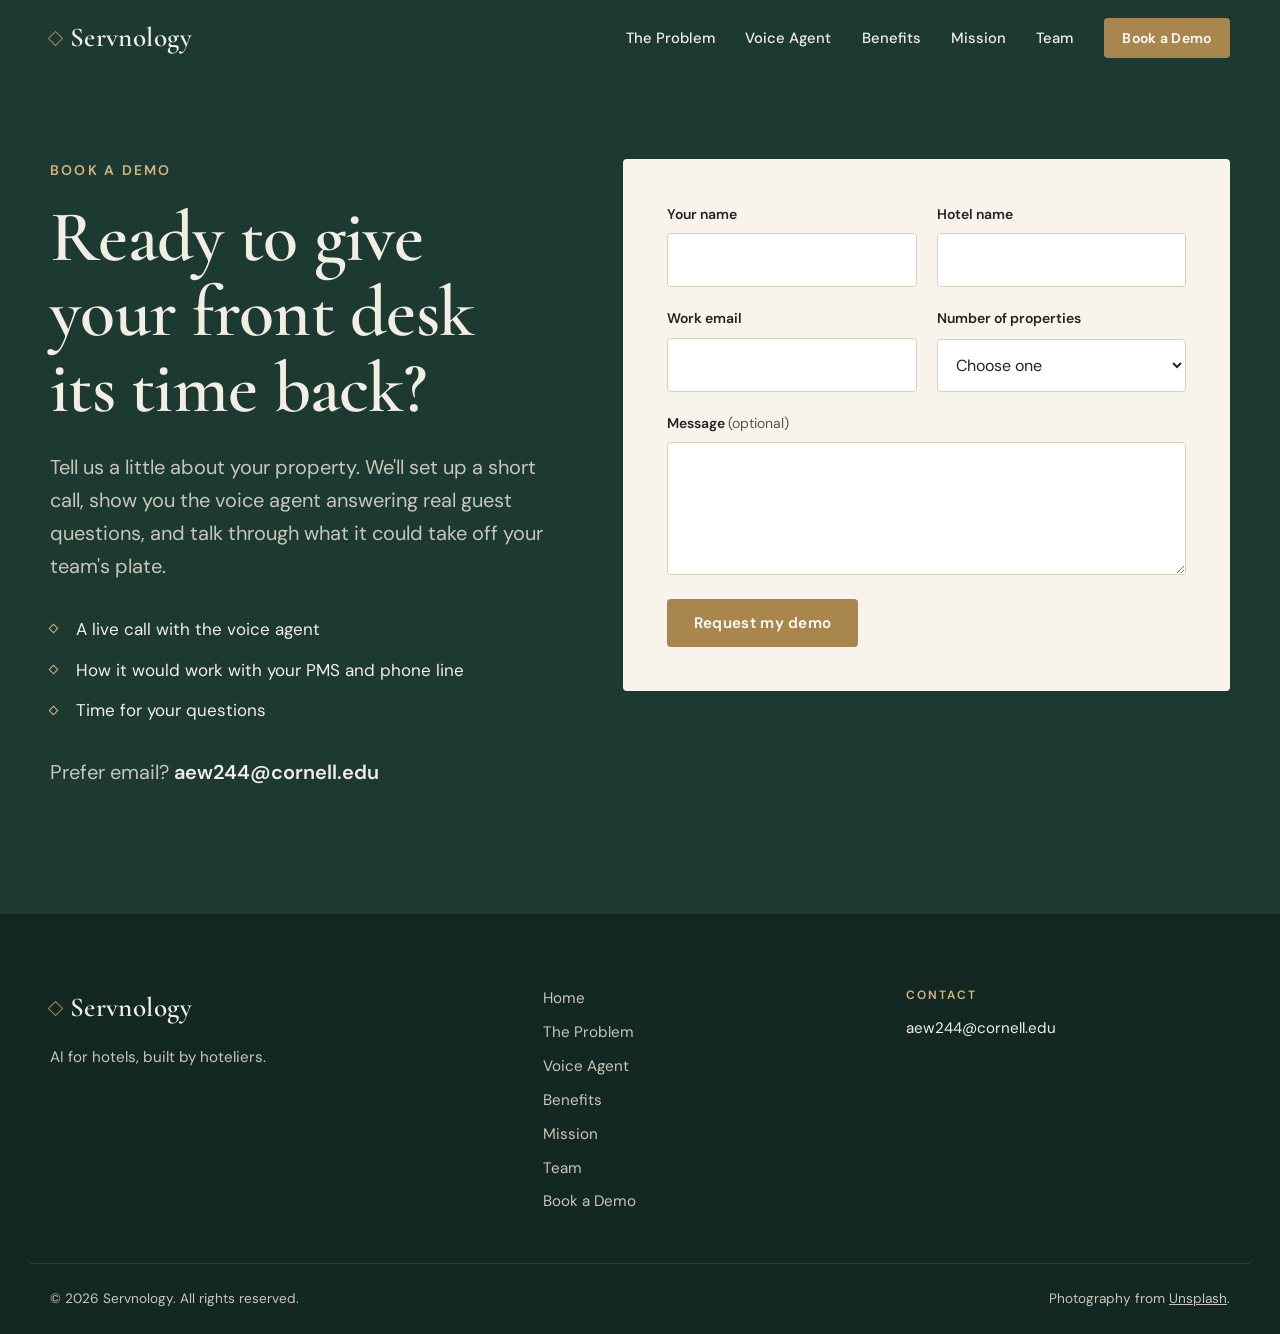
<file: demo.html>
<!doctype html>
<html lang="en">
<head>
  <meta charset="utf-8">
  <meta name="viewport" content="width=device-width, initial-scale=1, viewport-fit=cover">
  <title>Book a Demo · Servnology</title>
  <meta name="description" content="Request a demo of the Servnology AI voice agent for your hotel.">
  <meta property="og:title" content="Book a Demo · Servnology">
  <meta property="og:description" content="Request a demo of the Servnology AI voice agent for your hotel.">
  <meta property="og:type" content="website">
  <link rel="icon" href="assets/favicon.svg" type="image/svg+xml">
  <link rel="preconnect" href="https://fonts.googleapis.com">
  <link rel="preconnect" href="https://fonts.gstatic.com" crossorigin>
  <link rel="stylesheet" href="https://fonts.googleapis.com/css2?family=Cormorant+Garamond:wght@500;600;700&family=DM+Sans:opsz,wght@9..40,400;9..40,500;9..40,600&display=swap">
  <link rel="stylesheet" href="css/styles.css">
</head>
<body>

<!-- ============================================================
     HOW TO EDIT
     - The words on this page live in this file. Find the text and edit it.
     - Photos are <img> tags marked with an "IMAGE:" comment; swap the src URL.
     - The header and footer are repeated on every page. If you change a
       menu link or the email, change it on every .html file.
     - Colors and fonts live at the top of css/styles.css.
     ============================================================ -->

<a class="skip-link" href="#main">Skip to content</a>

<!-- ===================== HEADER ===================== -->
<header class="site-header">
  <div class="wrap header-inner">
    <a class="wordmark" href="index.html" aria-label="Servnology home">
      <span class="wordmark-mark" aria-hidden="true"></span>Servnology
    </a>
    <button class="nav-toggle" type="button" aria-expanded="false" aria-controls="site-nav">
      <span class="nav-toggle-bar" aria-hidden="true"></span>
      <span class="visually-hidden">Menu</span>
    </button>
    <nav class="site-nav" id="site-nav" aria-label="Main">
      <a href="problem.html">The Problem</a>
      <a href="voice-agent.html">Voice Agent</a>
      <a href="benefits.html">Benefits</a>
      <a href="mission.html">Mission</a>
      <a href="team.html">Team</a>
      <a class="btn btn-small btn-brass" href="demo.html" aria-current="page">Book a Demo</a>
    </nav>
  </div>
</header>

<main id="main">

  <section class="cta cta-page" aria-labelledby="page-title">
    <div class="wrap cta-grid">
      <div class="cta-copy">
        <p class="eyebrow eyebrow-light">Book a demo</p>
        <h1 id="page-title">Ready to give your front desk its time back?</h1>
        <p>
          Tell us a little about your property. We'll set up a short call, show you the
          voice agent answering real guest questions, and talk through what it could take
          off your team's plate.
        </p>
        <ul class="demo-expect">
          <li>A live call with the voice agent</li>
          <li>How it would work with your PMS and phone line</li>
          <li>Time for your questions</li>
        </ul>
        <p class="cta-alt">Prefer email? <span class="cta-email">aew244@cornell.edu</span></p>
      </div>

      <!-- FORM: see README.md, "Connect the demo form", to start receiving submissions.
           Paste your form endpoint URL into data-endpoint below. -->
      <form class="demo-form" id="demo-form" data-endpoint="" novalidate>
        <div class="field">
          <label for="f-name">Your name</label>
          <input id="f-name" name="name" type="text" autocomplete="name" required>
        </div>
        <div class="field">
          <label for="f-hotel">Hotel name</label>
          <input id="f-hotel" name="hotel" type="text" autocomplete="organization" required>
        </div>
        <div class="field">
          <label for="f-email">Work email</label>
          <input id="f-email" name="email" type="email" autocomplete="email" required>
        </div>
        <div class="field">
          <label for="f-properties">Number of properties</label>
          <select id="f-properties" name="properties" required>
            <option value="" selected disabled>Choose one</option>
            <option>1</option>
            <option>2 to 5</option>
            <option>6 to 20</option>
            <option>More than 20</option>
          </select>
        </div>
        <div class="field field-full">
          <label for="f-message">Message <span class="optional">(optional)</span></label>
          <textarea id="f-message" name="message" rows="4"></textarea>
        </div>
        <div class="field-full form-footer">
          <button class="btn btn-brass" type="submit">Request my demo</button>
          <p class="form-status" id="form-status" role="status" aria-live="polite"></p>
        </div>
      </form>
    </div>
  </section>

</main>

<!-- ===================== FOOTER ===================== -->
<footer class="site-footer">
  <div class="wrap footer-inner">
    <div class="footer-brand">
      <a class="wordmark wordmark-light" href="index.html">
        <span class="wordmark-mark" aria-hidden="true"></span>Servnology
      </a>
      <p>AI for hotels, built by hoteliers.</p>
    </div>
    <nav class="footer-nav" aria-label="Footer">
      <a href="index.html">Home</a>
      <a href="problem.html">The Problem</a>
      <a href="voice-agent.html">Voice Agent</a>
      <a href="benefits.html">Benefits</a>
      <a href="mission.html">Mission</a>
      <a href="team.html">Team</a>
      <a href="demo.html">Book a Demo</a>
    </nav>
    <div class="footer-contact">
      <p class="footer-label">Contact</p>
      <!-- EMAIL: change to your servnology.com address once it is set up -->
      <a href="mailto:aew244@cornell.edu">aew244@cornell.edu</a>
    </div>
  </div>
  <div class="wrap footer-base">
    <p>&copy; <span id="year">2026</span> Servnology. All rights reserved.</p>
    <p>Photography from <a href="https://unsplash.com" rel="noopener">Unsplash</a>.</p>
  </div>
</footer>

<script src="js/main.js"></script>
</body>
</html>
</file>
<file: css/styles.css>
/* =============================================================
   Servnology · site styles (shared by every page)
   Layout idea: a boutique-hotel brochure. Full-bleed photography
   bands alternate with calm ivory pages; forest green carries the
   weight, brass marks the moments that matter.

   EDIT COLORS AND FONTS HERE ↓
   ============================================================= */
:root {
  /* Color */
  --forest:      #1d3a32;   /* primary: deep forest green */
  --forest-deep: #132823;   /* darker green for bands and footer */
  --ivory:       #f8f4ec;   /* page background */
  --linen:       #efe8da;   /* alternate section background */
  --brass:       #a9864e;   /* accent */
  --brass-light: #d4b67f;   /* accent on dark backgrounds */
  --ink:         #1f2623;   /* body text */
  --ink-soft:    #4f5a55;   /* secondary text */
  --rule:        #d9cfbd;   /* hairlines */
  --on-dark:     #f3eee4;   /* text on green / photos */
  --on-dark-soft:#c9c6b9;
  --alert:       #b5462f;

  /* Type */
  --font-display: "Cormorant Garamond", "Cormorant", Garamond, "Times New Roman", serif;
  --font-body:    "DM Sans", "Helvetica Neue", Arial, system-ui, sans-serif;

  --step--1: 0.875rem;
  --step-0:  1.0625rem;
  --step-1:  1.25rem;
  --step-2:  1.625rem;
  --step-3:  clamp(2rem, 1.4rem + 2.4vw, 3rem);
  --step-4:  clamp(2.5rem, 1.6rem + 3.8vw, 4.5rem);

  /* Layout */
  --wrap: 1180px;
  --gutter: max(20px, env(safe-area-inset-left, 0px));
  --gutter-r: max(20px, env(safe-area-inset-right, 0px));
  --radius: 4px;
  --section-pad: clamp(4.5rem, 3rem + 6vw, 8rem);
  --ease: cubic-bezier(.2, .7, .2, 1);

  color-scheme: light;
}

/* ---------- Base ---------- */
*, *::before, *::after { box-sizing: border-box; }
html { scroll-behavior: smooth; -webkit-text-size-adjust: 100%; }
body {
  margin: 0;
  background: var(--ivory);
  color: var(--ink);
  font-family: var(--font-body);
  font-size: var(--step-0);
  line-height: 1.65;
  -webkit-font-smoothing: antialiased;
  overflow-x: hidden;
}
img { max-width: 100%; display: block; }
[hidden] { display: none !important; }
a { color: inherit; }
h1, h2, h3 {
  font-family: var(--font-display);
  font-weight: 600;
  line-height: 1.08;
  letter-spacing: -0.01em;
  margin: 0;
  text-wrap: balance;
}
h2 { font-size: var(--step-4); }
h3 { font-size: var(--step-2); line-height: 1.2; }
p { margin: 0; }
:focus-visible { outline: 2px solid var(--brass); outline-offset: 3px; }

.wrap {
  width: 100%;
  max-width: calc(var(--wrap) + 40px);
  margin-inline: auto;
  padding-left: var(--gutter);
  padding-right: var(--gutter-r);
}
.section { padding-block: var(--section-pad); }

.visually-hidden {
  position: absolute !important; width: 1px; height: 1px; overflow: hidden;
  clip: rect(0 0 0 0); white-space: nowrap;
}
.skip-link {
  position: absolute; left: 12px; top: -60px; z-index: 100;
  background: var(--forest); color: var(--on-dark);
  padding: .6rem 1rem; border-radius: var(--radius);
}
.skip-link:focus { top: 12px; }

.eyebrow {
  font-size: var(--step--1);
  font-weight: 600;
  letter-spacing: .16em;
  text-transform: uppercase;
  color: var(--brass);
  margin-bottom: 1.1rem;
}
.eyebrow-light { color: var(--brass-light); }
.lede { font-size: var(--step-1); line-height: 1.6; color: var(--ink-soft); max-width: 36em; }

.text-link {
  display: inline-flex; align-items: center; gap: .45rem;
  font-weight: 600; font-size: .95rem; color: var(--forest);
  text-decoration: none;
}
.text-link .arrow { width: 18px; height: 18px; transition: transform .2s var(--ease); }
.text-link:hover .arrow, .explore-card:hover .arrow { transform: translateX(4px); }

/* If a photo fails to load, it is hidden and the colored frame behind it shows */
img.is-missing { opacity: 0; }

/* ---------- Buttons ---------- */
.btn {
  display: inline-flex; align-items: center; justify-content: center;
  min-height: 48px;
  padding: .8rem 1.6rem;
  border-radius: var(--radius);
  border: 1px solid transparent;
  font: 600 .95rem/1 var(--font-body);
  letter-spacing: .02em;
  text-decoration: none;
  cursor: pointer;
  transition: transform .15s var(--ease), background-color .2s, border-color .2s, color .2s;
}
.btn:hover { transform: translateY(-1px); }
.btn:active { transform: scale(.97); }
.btn-brass { background: var(--brass); color: #fff; }
.btn-brass:hover { background: #967543; }
.btn-ghost-light { border-color: rgba(243, 238, 228, .6); color: var(--on-dark); }
.btn-ghost-light:hover { background: rgba(243, 238, 228, .12); border-color: var(--on-dark); }
.btn-small { min-height: 40px; padding: .55rem 1.1rem; font-size: .875rem; }

/* ---------- Header ---------- */
.site-header {
  position: fixed; inset: 0 0 auto; z-index: 50;
  padding-top: env(safe-area-inset-top, 0px);
  color: var(--on-dark);
  transition: background-color .3s, box-shadow .3s, color .3s;
}
.site-header.is-scrolled,
.site-header.is-open {
  background: rgba(248, 244, 236, .96);
  color: var(--ink);
  box-shadow: 0 1px 0 var(--rule);
  backdrop-filter: blur(8px);
}
.header-inner {
  display: flex; align-items: center; justify-content: space-between; gap: 1.5rem;
  min-height: 76px;
}
.wordmark {
  display: inline-flex; align-items: center; gap: .55rem;
  font-family: var(--font-display);
  font-size: 1.7rem; font-weight: 600; letter-spacing: .015em;
  text-decoration: none;
}
.wordmark-mark {
  width: 11px; height: 11px;
  border: 1.5px solid var(--brass);
  transform: rotate(45deg);
  flex: none;
}
.site-nav { display: flex; align-items: center; gap: 1.9rem; }
.site-nav a:not(.btn) {
  font-size: .925rem; font-weight: 500; text-decoration: none;
  position: relative; padding-block: .3rem;
}
.site-nav a:not(.btn)::after {
  content: ""; position: absolute; left: 0; right: 0; bottom: 0; height: 1px;
  background: var(--brass); transform: scaleX(0); transform-origin: left;
  transition: transform .25s var(--ease);
}
.site-nav a:not(.btn):hover::after,
.site-nav a[aria-current="page"]::after { transform: scaleX(1); }
.site-nav a[aria-current="page"]:not(.btn) { color: var(--brass-light); }
.site-header.is-scrolled .site-nav a[aria-current="page"]:not(.btn),
.site-header.is-open .site-nav a[aria-current="page"]:not(.btn) { color: var(--brass); }

.nav-toggle {
  display: none;
  width: 44px; height: 44px; border: 0; background: none; color: inherit;
  cursor: pointer; position: relative;
}
.nav-toggle-bar, .nav-toggle-bar::before, .nav-toggle-bar::after {
  position: absolute; left: 11px; width: 22px; height: 1.5px; background: currentColor;
  transition: transform .2s, opacity .2s;
}
.nav-toggle-bar { top: 21px; }
.nav-toggle-bar::before, .nav-toggle-bar::after { content: ""; left: 0; }
.nav-toggle-bar::before { top: -7px; }
.nav-toggle-bar::after { top: 7px; }
.site-header.is-open .nav-toggle-bar { background: transparent; }
.site-header.is-open .nav-toggle-bar::before { transform: translateY(7px) rotate(45deg); background: currentColor; }
.site-header.is-open .nav-toggle-bar::after { transform: translateY(-7px) rotate(-45deg); background: currentColor; }

/* ---------- Home hero ---------- */
.hero, .page-hero {
  position: relative;
  display: flex; align-items: flex-end;
  color: var(--on-dark);
  background: var(--forest-deep);
  overflow: hidden;
}
.hero { min-height: min(92vh, 860px); }
.hero-img {
  position: absolute; inset: 0; width: 100%; height: 100%; object-fit: cover;
  animation: hero-settle 2.4s var(--ease) both;
}
.hero-shade {
  position: absolute; inset: 0;
  background:
    linear-gradient(90deg, rgba(19, 40, 35, .9) 0%, rgba(19, 40, 35, .6) 50%, rgba(19, 40, 35, .25) 100%),
    linear-gradient(0deg, rgba(19, 40, 35, .7) 0%, rgba(19, 40, 35, 0) 50%);
}
.hero-inner {
  position: relative;
  display: grid; grid-template-columns: minmax(0, 1.3fr) minmax(0, .8fr);
  gap: 3rem; align-items: end;
  padding-top: 9rem;
  padding-bottom: clamp(3.5rem, 2rem + 6vw, 7rem);
}
.hero-title {
  font-size: clamp(3rem, 1.6rem + 5.4vw, 6rem);
  line-height: 1;
  max-width: 11ch;
  letter-spacing: -0.02em;
}
.hero-sub {
  margin-top: 1.75rem;
  max-width: 34em;
  font-size: var(--step-1);
  line-height: 1.6;
  color: var(--on-dark-soft);
}
.hero-actions { display: flex; flex-wrap: wrap; gap: .9rem; margin-top: 2.5rem; }
@keyframes hero-settle { from { transform: scale(1.06); } to { transform: scale(1); } }

/* Live call card in the hero */
.call-card {
  background: rgba(19, 40, 35, .72);
  border: 1px solid rgba(212, 182, 127, .35);
  border-radius: 10px;
  padding: 1.4rem 1.5rem 1.2rem;
  backdrop-filter: blur(10px);
  -webkit-backdrop-filter: blur(10px);
  display: grid; gap: .9rem;
  max-width: 400px; justify-self: end;
  animation: card-in .9s .5s var(--ease) both;
}
@keyframes card-in { from { transform: translateY(16px); } to { transform: none; } }
.call-card-top { display: flex; justify-content: space-between; align-items: center; font-size: .8rem; }
.call-status {
  display: inline-flex; align-items: center; gap: .5rem;
  font-weight: 600; letter-spacing: .12em; text-transform: uppercase; font-size: .75rem;
  color: var(--brass-light);
}
.call-time { color: var(--on-dark-soft); font-variant-numeric: tabular-nums; }
.live-dot {
  width: 8px; height: 8px; border-radius: 50%; background: #6fbf8e; flex: none;
  animation: live 2s ease-out infinite;
}
@keyframes live {
  0% { box-shadow: 0 0 0 0 rgba(111, 191, 142, .5); }
  70%, 100% { box-shadow: 0 0 0 8px rgba(111, 191, 142, 0); }
}
.wave { display: flex; align-items: center; gap: 3px; height: 34px; }
.wave span {
  flex: 1; height: 100%; border-radius: 2px; background: var(--brass-light);
  transform: scaleY(.25);
  animation: wave 1.3s ease-in-out infinite;
}
.wave span:nth-child(3n)   { animation-delay: -.2s; }
.wave span:nth-child(3n+1) { animation-delay: -.55s; }
.wave span:nth-child(4n)   { animation-delay: -.9s; animation-duration: 1.1s; }
.wave span:nth-child(5n)   { animation-delay: -.35s; animation-duration: 1.6s; }
@keyframes wave { 0%, 100% { transform: scaleY(.18); } 50% { transform: scaleY(1); } }
.call-line { font-size: .95rem; line-height: 1.5; }
.call-guest { color: var(--on-dark-soft); }
.call-agent { color: var(--on-dark); padding-left: .9rem; border-left: 1px solid var(--brass-light); }
.call-card-foot { font-size: .75rem; color: var(--on-dark-soft); letter-spacing: .04em; }

/* ---------- Inner page hero ---------- */
.page-hero { min-height: clamp(420px, 60vh, 560px); }
.page-hero-inner {
  position: relative;
  padding-top: 9rem;
  padding-bottom: clamp(3rem, 2rem + 4vw, 5rem);
}
.page-hero h1 {
  font-size: clamp(2.75rem, 1.6rem + 4.4vw, 5.25rem);
  line-height: 1.02;
  max-width: 15ch;
  letter-spacing: -0.02em;
}
.page-hero-lede {
  margin-top: 1.4rem; max-width: 34em;
  font-size: var(--step-1); color: var(--on-dark-soft);
}

/* ---------- Call ticker (home) ---------- */
.ticker {
  background: var(--forest);
  color: var(--on-dark);
  display: flex; align-items: center;
  overflow: hidden;
  border-top: 1px solid rgba(212, 182, 127, .25);
}
.ticker-label {
  flex: none;
  padding: 1.1rem 1.5rem 1.1rem var(--gutter);
  font-size: .75rem; font-weight: 600; letter-spacing: .16em; text-transform: uppercase;
  color: var(--brass-light);
  background: var(--forest);
  position: relative; z-index: 1;
  box-shadow: 16px 0 16px -8px var(--forest);
}
.ticker-track { display: flex; overflow: hidden; min-width: 0; flex: 1; }
.ticker-list {
  display: flex; flex: none; margin: 0; padding: 0; list-style: none;
  animation: ticker 60s linear infinite;
}
.ticker:hover .ticker-list { animation-play-state: paused; }
.ticker-list li {
  padding: 1.1rem 1.6rem; white-space: nowrap;
  font-family: var(--font-display); font-size: 1.3rem;
  position: relative;
}
.ticker-list li::after {
  content: ""; position: absolute; right: -3px; top: 50%;
  width: 6px; height: 6px; border: 1px solid var(--brass-light); transform: translateY(-50%) rotate(45deg);
}
@keyframes ticker { to { transform: translateX(-100%); } }

/* ---------- Home intro + explore ---------- */
.intro-grid {
  display: grid; grid-template-columns: minmax(0, 1fr) minmax(0, 1fr);
  gap: clamp(2rem, 6vw, 6rem); align-items: start;
}
.intro-grid h2 { font-size: var(--step-3); }
.intro-copy { display: grid; gap: 1.2rem; }
.intro-copy p:not(.lede) { color: var(--ink-soft); }

.explore { padding-top: 0; }
.explore-grid { display: grid; grid-template-columns: repeat(3, minmax(0, 1fr)); gap: 1.5rem; }
.explore-card {
  display: flex; flex-direction: column;
  text-decoration: none;
  background: #fff;
  border: 1px solid var(--rule);
  border-radius: var(--radius);
  overflow: hidden;
  transition: transform .25s var(--ease), box-shadow .25s var(--ease);
}
.explore-card:hover { transform: translateY(-3px); box-shadow: 0 18px 40px -24px rgba(19, 40, 35, .45); }
.explore-img { aspect-ratio: 4 / 3; max-width: 100%; background: var(--forest); overflow: hidden; }
.explore-img img { width: 100%; height: 100%; object-fit: cover; transition: transform .6s var(--ease); }
.explore-card:hover .explore-img img { transform: scale(1.04); }
.explore-body { padding: 1.75rem; display: flex; flex-direction: column; gap: .6rem; flex: 1; }
.explore-body .eyebrow { margin-bottom: 0; }
.explore-body h3 { font-size: 1.75rem; }
.explore-body p:not(.eyebrow) { color: var(--ink-soft); }
.explore-body .text-link { margin-top: auto; padding-top: .8rem; }

.philosophy { background: var(--linen); padding-block: clamp(4rem, 3rem + 4vw, 6.5rem); }
.philosophy-quote {
  margin: 0 auto; max-width: 24ch; text-align: center;
  font-family: var(--font-display); font-weight: 500;
  font-size: clamp(1.9rem, 1.3rem + 2.4vw, 3.1rem); line-height: 1.2;
  color: var(--forest);
  text-wrap: balance;
}
.philosophy-quote::before {
  content: ""; display: block; width: 56px; height: 1px; background: var(--brass);
  margin: 0 auto 2rem;
}

/* ---------- CTA band (end of each page) ---------- */
.cta-band { background: var(--forest); color: var(--on-dark); padding-block: clamp(3.5rem, 2.5rem + 4vw, 5.5rem); }
.cta-band-inner { display: flex; flex-wrap: wrap; align-items: center; justify-content: space-between; gap: 1.5rem 3rem; }
.cta-band h2 { font-size: var(--step-3); max-width: 18ch; }

/* ---------- Problem page ---------- */
.problem-grid {
  display: grid;
  grid-template-columns: minmax(0, 1fr) minmax(0, 1.05fr);
  gap: clamp(2.5rem, 6vw, 6rem);
  align-items: center;
}
.problem-copy h2 { font-size: var(--step-3); margin-bottom: 1.5rem; }
.problem-copy p + p { margin-top: 1.1rem; }
.problem-copy p:not(.lede) { color: var(--ink-soft); max-width: 34em; }
.problem-visual { display: grid; grid-template-columns: 1fr 1fr; gap: 1rem; align-items: start; }
.tension-card {
  margin: 0; position: relative; overflow: hidden; border-radius: var(--radius);
  aspect-ratio: 3 / 4; max-width: 100%;
  background: var(--forest);
}
.tension-bell { margin-top: 3.5rem; background: #6d5734; }
.tension-card img { width: 100%; height: 100%; object-fit: cover; }
.tension-card figcaption {
  position: absolute; left: .75rem; right: .75rem; bottom: .75rem;
  display: flex; align-items: center; gap: .5rem;
  padding: .55rem .8rem;
  background: rgba(248, 244, 236, .94);
  color: var(--ink);
  border-radius: var(--radius);
  font-size: .85rem; font-weight: 600;
}
.pulse-dot {
  width: 8px; height: 8px; border-radius: 50%; background: var(--alert); flex: none;
  animation: ring 1.4s ease-out infinite;
}
@keyframes ring {
  0% { box-shadow: 0 0 0 0 rgba(181, 70, 47, .55); }
  100% { box-shadow: 0 0 0 10px rgba(181, 70, 47, 0); }
}

.problems { background: var(--linen); }
.problem-rows { margin-top: clamp(2.5rem, 5vw, 4rem); border-top: 1px solid var(--rule); }
.problem-row {
  display: grid; grid-template-columns: minmax(0, .9fr) minmax(0, 1.1fr);
  gap: 1rem clamp(2rem, 5vw, 5rem);
  padding-block: clamp(2rem, 4vw, 3rem);
  border-bottom: 1px solid var(--rule);
}
.problem-row h3 { font-size: clamp(1.75rem, 1.3rem + 1.4vw, 2.4rem); color: var(--forest); }
.problem-row div { display: grid; gap: 1rem; }
.problem-row p { color: var(--ink-soft); max-width: 38em; }
.problem-row .problem-answer {
  color: var(--ink); font-weight: 500;
  padding-left: 1.4rem; position: relative;
}
.problem-answer::before {
  content: ""; position: absolute; left: 0; top: .6em;
  width: 7px; height: 7px; border: 1.5px solid var(--brass); transform: rotate(45deg);
}

/* Day-at-the-desk widget */
.day-widget {
  margin-top: clamp(2rem, 4vw, 3rem);
  border: 1px solid var(--rule); border-radius: var(--radius);
  background: #fff;
  overflow: hidden;
}
.day-tabs { display: grid; grid-template-columns: repeat(4, minmax(0, 1fr)); border-bottom: 1px solid var(--rule); }
.day-tab {
  appearance: none; border: 0; background: none; cursor: pointer;
  text-align: left; font: inherit; color: var(--ink-soft);
  padding: 1.25rem 1.5rem; display: grid; gap: .2rem;
  border-right: 1px solid var(--rule);
  position: relative;
  transition: background-color .2s, color .2s;
}
.day-tab:last-child { border-right: 0; }
.day-tab:hover { background: var(--ivory); }
.day-tab[aria-selected="true"] { color: var(--ink); background: var(--ivory); }
.day-tab[aria-selected="true"]::after {
  content: ""; position: absolute; left: 0; right: 0; bottom: -1px; height: 2px; background: var(--brass);
}
.day-time { font-family: var(--font-display); font-size: 1.9rem; font-weight: 600; line-height: 1; font-variant-numeric: tabular-nums; }
.day-name { font-size: .85rem; font-weight: 500; }
.day-panel { display: grid; grid-template-columns: repeat(3, minmax(0, 1fr)); animation: fade .35s var(--ease); }
.day-col { padding: 1.75rem 1.5rem 2rem; display: grid; gap: .5rem; align-content: start; border-right: 1px solid var(--rule); }
.day-col:last-child { border-right: 0; }
.day-col p:not(.day-label) { color: var(--ink-soft); }
.day-label { font-size: .75rem; font-weight: 600; letter-spacing: .14em; text-transform: uppercase; color: var(--ink-soft); }
.day-col-with { background: var(--forest); color: var(--on-dark); }
.day-col-with .day-label { color: var(--brass-light); }
.day-col-with p:not(.day-label) { color: var(--on-dark); font-weight: 500; }
@keyframes fade { from { opacity: .3; } to { opacity: 1; } }

/* ---------- Voice agent page ---------- */
.call-demo-grid {
  display: grid; grid-template-columns: minmax(0, .85fr) minmax(0, 1.15fr);
  gap: clamp(2.5rem, 6vw, 5.5rem); align-items: start;
}
.call-demo-copy h2 { font-size: var(--step-3); margin-bottom: 1.25rem; }
.scenario-list { display: grid; gap: .6rem; margin-top: 2rem; }
.scenario {
  appearance: none; font: inherit; font-weight: 500; text-align: left; cursor: pointer;
  background: transparent; color: var(--ink);
  border: 1px solid var(--rule); border-radius: var(--radius);
  padding: .9rem 1.1rem; min-height: 48px;
  display: flex; align-items: center; justify-content: space-between; gap: 1rem;
  transition: border-color .2s, background-color .2s;
}
.scenario::after {
  content: ""; width: 8px; height: 8px; flex: none; border: 1.5px solid var(--rule); transform: rotate(45deg);
  transition: border-color .2s, background-color .2s;
}
.scenario:hover { border-color: var(--brass); }
.scenario[aria-pressed="true"] { border-color: var(--forest); background: #fff; }
.scenario[aria-pressed="true"]::after { border-color: var(--brass); background: var(--brass); }
.call-note { margin-top: 1.25rem; font-size: .85rem; color: var(--ink-soft); }

.phone-panel {
  background: var(--forest-deep);
  color: var(--on-dark);
  border-radius: 12px;
  padding: 1.25rem;
  box-shadow: 0 30px 60px -36px rgba(19, 40, 35, .7);
}
.phone-panel-top {
  display: flex; align-items: center; justify-content: space-between; gap: 1rem;
  padding: .25rem .25rem 1rem; border-bottom: 1px solid rgba(243, 238, 228, .12);
}
.replay {
  appearance: none; font: inherit; font-size: .85rem; font-weight: 600; cursor: pointer;
  background: none; color: var(--on-dark-soft);
  border: 1px solid rgba(243, 238, 228, .3); border-radius: var(--radius);
  padding: .4rem .8rem; min-height: 36px;
}
.replay:hover { color: var(--on-dark); border-color: var(--on-dark); }
.transcript {
  list-style: none; margin: 0; padding: 1.25rem .25rem .5rem;
  display: flex; flex-direction: column; gap: .8rem;
  min-height: 440px;
}
.msg { max-width: 85%; display: grid; gap: .3rem; animation: msg-in .35s var(--ease) both; }
@keyframes msg-in { from { opacity: 0; transform: translateY(8px); } to { opacity: 1; transform: none; } }
.msg-who { font-size: .72rem; font-weight: 600; letter-spacing: .12em; text-transform: uppercase; color: var(--on-dark-soft); }
.msg-text { padding: .8rem 1rem; border-radius: 10px; line-height: 1.5; font-size: .975rem; }
.msg-guest { align-self: flex-start; }
.msg-guest .msg-text { background: rgba(243, 238, 228, .1); border-top-left-radius: 2px; }
.msg-agent { align-self: flex-end; }
.msg-agent .msg-who { text-align: right; color: var(--brass-light); }
.msg-agent .msg-text { background: var(--ivory); color: var(--ink); border-top-right-radius: 2px; }
.msg-event {
  align-self: center; max-width: none;
  font-size: .8rem; font-weight: 600; letter-spacing: .04em; text-align: center;
  color: var(--brass-light);
  border: 1px dashed rgba(212, 182, 127, .5); border-radius: 999px;
  padding: .35rem .9rem;
}
.typing { align-self: flex-end; display: flex; gap: 4px; padding: .9rem 1rem; background: var(--ivory); border-radius: 10px; border-top-right-radius: 2px; }
.typing.is-guest { align-self: flex-start; background: rgba(243, 238, 228, .1); border-radius: 10px; border-top-left-radius: 2px; }
.typing span { width: 6px; height: 6px; border-radius: 50%; background: var(--ink-soft); animation: blink 1s infinite; }
.typing.is-guest span { background: var(--on-dark-soft); }
.typing span:nth-child(2) { animation-delay: .15s; }
.typing span:nth-child(3) { animation-delay: .3s; }
@keyframes blink { 0%, 100% { opacity: .3; } 50% { opacity: 1; } }

.product { background: var(--linen); }
.section-head { max-width: 46rem; }
.section-head h2 { margin-bottom: 1.25rem; font-size: var(--step-3); }
.section-head-center { margin-inline: auto; text-align: center; }
.section-head-center .lede { margin-inline: auto; }

.steps {
  list-style: none; margin: clamp(2.5rem, 5vw, 4rem) 0 0; padding: 0;
  display: grid; grid-template-columns: repeat(4, minmax(0, 1fr));
  border-top: 1px solid var(--rule);
}
.step { position: relative; padding: 2rem 1.75rem 0 0; }
.step + .step { padding-left: 1.75rem; border-left: 1px solid var(--rule); }
.step-num {
  display: block;
  font-family: var(--font-display);
  font-size: 3rem; font-weight: 500; line-height: 1;
  color: var(--brass);
  margin-bottom: 1rem;
}
.step h3 { font-size: 1.5rem; margin-bottom: .5rem; }
.step p { color: var(--ink-soft); font-size: .975rem; }

.features {
  display: grid;
  grid-template-columns: minmax(0, .8fr) minmax(0, 1.2fr);
  gap: clamp(2.5rem, 6vw, 5.5rem);
  align-items: start;
}
.features-intro { position: sticky; top: 110px; }
.features-intro h2 { font-size: var(--step-3); }
.feature-list { margin: 0; }
.feature {
  display: grid; grid-template-columns: minmax(0, 14rem) minmax(0, 1fr); gap: 1.5rem;
  padding-block: 1.75rem;
  border-bottom: 1px solid var(--rule);
}
.feature:first-child { border-top: 1px solid var(--rule); }
.feature dt {
  font-family: var(--font-display);
  font-size: 1.55rem; font-weight: 600; line-height: 1.2;
  color: var(--forest);
}
.feature dd { margin: 0; color: var(--ink-soft); }

.integrations { background: var(--linen); padding-block: 3rem; }
.integrations-inner { display: flex; flex-wrap: wrap; align-items: baseline; gap: .5rem 2rem; }
.integrations-title {
  font-family: var(--font-body); font-size: .75rem; font-weight: 600; letter-spacing: .16em;
  text-transform: uppercase; color: var(--brass);
}
.integration-name { font-family: var(--font-display); font-size: 2rem; font-weight: 600; color: var(--forest); }
.integration-note { color: var(--ink-soft); }

/* ---------- Benefits page ---------- */
.benefits-grid { display: grid; grid-template-columns: 1fr 1fr; }
.benefit-panel { position: relative; display: flex; flex-direction: column; }
.benefit-inner {
  padding: var(--section-pad) clamp(20px, 5vw, 5.5rem);
  max-width: 640px;
  width: 100%;
}
.benefit-owners { background: var(--forest); color: var(--on-dark); align-items: flex-end; }
.benefit-staff { background: var(--ivory); }
.benefit-img {
  width: 100%; aspect-ratio: 16 / 9; max-width: 100%; object-fit: cover;
  background: var(--linen);
}
.benefit-staff .benefit-inner { padding-top: clamp(3rem, 5vw, 4.5rem); }
.benefit-heading { font-size: var(--step-3); margin-bottom: 2.25rem; }
.benefit-list { list-style: none; margin: 0; padding: 0; display: grid; gap: 1.6rem; }
.benefit-list li { display: grid; gap: .25rem; padding-left: 1.6rem; position: relative; }
.benefit-list li::before {
  content: ""; position: absolute; left: 0; top: .62em;
  width: 7px; height: 7px; border: 1.5px solid var(--brass); transform: rotate(45deg);
}
.benefit-owners .benefit-list li::before { border-color: var(--brass-light); }
.benefit-list strong { font-weight: 600; font-size: 1.05rem; }
.benefit-list span { color: var(--ink-soft); }
.benefit-owners .benefit-list span { color: var(--on-dark-soft); }

/* ---------- Mission page ---------- */
.mission-statement-inner { display: flex; flex-direction: column; align-items: center; text-align: center; }
.mission-quote {
  font-size: clamp(2rem, 1.3rem + 2.7vw, 3.4rem);
  font-weight: 500; line-height: 1.15; max-width: 24ch; color: var(--forest);
}
.mission-quote::before {
  content: ""; display: block; width: 56px; height: 1px; background: var(--brass);
  margin: 0 auto 2.25rem;
}
.mission-note { margin-top: 2rem; max-width: 38em; color: var(--ink-soft); font-size: var(--step-1); }

.roadmap { background: var(--linen); }
.roadmap-grid {
  display: grid; grid-template-columns: minmax(0, .9fr) minmax(0, 1.1fr);
  gap: clamp(2.5rem, 6vw, 5.5rem); align-items: start;
}
.roadmap-grid h2 { font-size: var(--step-3); margin-bottom: 1.25rem; }
.roadmap-list { list-style: none; margin: 0; padding: 0; display: grid; gap: 1rem; }
.roadmap-item {
  border: 1px solid var(--rule); border-radius: var(--radius);
  padding: 1.75rem; display: grid; gap: .6rem;
}
.roadmap-item p { color: var(--ink-soft); }
.roadmap-now { background: #fff; border-color: var(--forest); }
.roadmap-tag {
  justify-self: start;
  font-size: .72rem; font-weight: 600; letter-spacing: .14em; text-transform: uppercase;
  padding: .3rem .65rem; border-radius: 999px;
  border: 1px dashed var(--brass); color: var(--ink-soft);
}
.roadmap-now .roadmap-tag { background: var(--forest); border: 1px solid var(--forest); color: var(--on-dark); }
.roadmap-item .text-link { margin-top: .4rem; }

/* ---------- Team page ---------- */
.founders {
  margin: clamp(3rem, 6vw, 4.5rem) auto 0;
  max-width: 980px;
  display: grid; grid-template-columns: repeat(2, minmax(0, 1fr)); gap: clamp(1.5rem, 4vw, 3rem);
}
.founder {
  background: #fff;
  border: 1px solid var(--rule);
  border-radius: var(--radius);
  overflow: hidden;
  display: flex; flex-direction: column;
  transition: transform .25s var(--ease), box-shadow .25s var(--ease);
}
.founder:hover { transform: translateY(-3px); box-shadow: 0 18px 40px -24px rgba(19, 40, 35, .45); }
.founder-photo { width: 100%; aspect-ratio: 4 / 3; max-width: 100%; object-fit: cover; }
.founder-photo-placeholder {
  position: relative; overflow: hidden;
  display: grid; place-items: center; align-content: center; gap: .6rem;
  background:
    radial-gradient(circle at 30% 20%, rgba(212, 182, 127, .18), transparent 55%),
    var(--forest);
  color: var(--on-dark);
}
.founder-headshot { position: absolute; inset: 0; width: 100%; height: 100%; object-fit: cover; z-index: 1; }
.monogram {
  font-family: var(--font-display); font-size: 4.5rem; font-weight: 500; line-height: 1;
  letter-spacing: .04em; color: var(--brass-light);
}
.photo-label {
  font-size: .75rem; letter-spacing: .14em; text-transform: uppercase;
  color: var(--on-dark-soft);
  border: 1px dashed rgba(243, 238, 228, .45); padding: .3rem .6rem; border-radius: 3px;
}
.founder-body { padding: 2rem 2rem 2.25rem; display: flex; flex-direction: column; gap: .6rem; flex: 1; }
.founder-school { font-size: .75rem; font-weight: 600; letter-spacing: .16em; text-transform: uppercase; color: var(--brass); }
.founder h3 { font-size: 2rem; }
.founder-title { color: var(--ink-soft); font-weight: 500; }
.founder-bio { color: var(--ink-soft); margin-top: .4rem; }
.founder-link {
  margin-top: auto; padding-top: 1.1rem;
  display: inline-flex; align-items: center; gap: .5rem; align-self: flex-start;
  font-size: .9rem; font-weight: 600; color: var(--forest); text-decoration: none;
  min-height: 44px;
}
.founder-link svg { width: 18px; height: 18px; fill: currentColor; }
.founder-link:hover { color: var(--brass); }

/* ---------- Demo page ---------- */
.cta { background: var(--forest); color: var(--on-dark); padding-block: var(--section-pad); }
.cta-page { padding-top: calc(76px + clamp(3rem, 2rem + 4vw, 5.5rem)); }
.cta-grid {
  display: grid; grid-template-columns: minmax(0, .9fr) minmax(0, 1.1fr);
  gap: clamp(2.5rem, 6vw, 6rem); align-items: start;
}
.cta-copy h1 { font-size: var(--step-4); line-height: 1.05; margin-bottom: 1.5rem; }
.cta-copy p:not(.eyebrow) { color: var(--on-dark-soft); font-size: var(--step-1); max-width: 30em; }
.demo-expect { list-style: none; margin: 2rem 0 0; padding: 0; display: grid; gap: .8rem; }
.demo-expect li { position: relative; padding-left: 1.6rem; }
.demo-expect li::before {
  content: ""; position: absolute; left: 0; top: .6em;
  width: 7px; height: 7px; border: 1.5px solid var(--brass-light); transform: rotate(45deg);
}
.cta-copy .cta-alt { margin-top: 2rem; font-size: var(--step-0); }
.cta-email { color: var(--on-dark); font-weight: 600; user-select: all; overflow-wrap: anywhere; }

.demo-form {
  display: grid; grid-template-columns: 1fr 1fr; gap: 1.25rem;
  background: var(--ivory);
  color: var(--ink);
  padding: clamp(1.5rem, 4vw, 2.75rem);
  border-radius: var(--radius);
}
.field { display: grid; gap: .45rem; min-width: 0; }
.field-full { grid-column: 1 / -1; }
.field label { font-size: .875rem; font-weight: 600; }
.optional { font-weight: 400; color: var(--ink-soft); }
.field input, .field select, .field textarea {
  width: 100%;
  font: inherit; font-size: 1rem;
  color: var(--ink);
  background: #fff;
  border: 1px solid var(--rule);
  border-radius: var(--radius);
  padding: .8rem .9rem;
  min-height: 48px;
  transition: border-color .2s, box-shadow .2s;
}
.field textarea { resize: vertical; min-height: 120px; }
.field input:focus, .field select:focus, .field textarea:focus {
  outline: none; border-color: var(--brass); box-shadow: 0 0 0 3px rgba(169, 134, 78, .2);
}
.field.has-error input, .field.has-error select { border-color: #a6402b; }
.form-footer { display: flex; flex-wrap: wrap; align-items: center; gap: 1rem 1.5rem; margin-top: .25rem; }
.form-status { font-size: .925rem; color: var(--ink-soft); min-width: 0; flex: 1 1 14rem; }
.form-status.is-error { color: #a6402b; }
.form-status.is-success { color: var(--forest); font-weight: 600; }

/* ---------- Footer ---------- */
.site-footer { background: var(--forest-deep); color: var(--on-dark-soft); font-size: .95rem; }
.footer-inner {
  display: grid; grid-template-columns: 1.4fr 1fr 1fr; gap: 2.5rem;
  padding-block: 4.5rem 3rem;
}
.wordmark-light { color: var(--on-dark); }
.footer-brand p { margin-top: .9rem; }
.footer-nav { display: grid; gap: .55rem; align-content: start; }
.footer-nav a, .footer-contact a { text-decoration: none; }
.footer-nav a:hover, .footer-contact a:hover { color: var(--brass-light); }
.footer-label {
  font-size: .75rem; font-weight: 600; letter-spacing: .16em; text-transform: uppercase;
  color: var(--brass-light); margin-bottom: .6rem;
}
.footer-contact a { color: var(--on-dark); overflow-wrap: anywhere; }
.footer-base {
  display: flex; flex-wrap: wrap; justify-content: space-between; gap: .75rem 2rem;
  padding-block: 1.5rem calc(1.5rem + env(safe-area-inset-bottom, 0px));
  border-top: 1px solid rgba(243, 238, 228, .12);
  font-size: .85rem;
}

/* ---------- Scroll reveal (progressive; content stays visible without it) ---------- */
@supports (animation-timeline: view()) {
  @media (prefers-reduced-motion: no-preference) {
    .section-head, .problem-copy, .problem-visual, .step, .feature, .problem-row,
    .benefit-inner, .founder, .explore-card, .roadmap-item, .day-widget, .phone-panel {
      animation: rise linear both;
      animation-timeline: view();
      animation-range: entry 0% entry 40%;
    }
  }
}
@keyframes rise { from { transform: translateY(28px); } to { transform: none; } }

@media (prefers-reduced-motion: reduce) {
  html { scroll-behavior: auto; }
  *, *::before, *::after { animation: none !important; transition: none !important; }
  .wave span { transform: scaleY(.6); }
  .ticker-track { overflow-x: auto; }
}

/* ---------- Responsive ---------- */
@media (max-width: 1100px) {
  .site-nav { gap: 1.4rem; }
}

@media (max-width: 1024px) {
  .steps { grid-template-columns: repeat(2, minmax(0, 1fr)); }
  .step:nth-child(3) { border-left: 0; padding-left: 0; }
  .step:nth-child(n+3) { margin-top: 1rem; }
  .feature { grid-template-columns: minmax(0, 1fr); gap: .5rem; }
  .hero-inner { grid-template-columns: minmax(0, 1fr); }
  .call-card { justify-self: start; }
  .explore-grid { grid-template-columns: minmax(0, 1fr); max-width: 640px; }
  .explore-card { flex-direction: row; }
  .explore-img { aspect-ratio: auto; width: 38%; flex: none; }
}

@media (max-width: 900px) {
  .nav-toggle { display: block; }
  .site-nav {
    position: absolute; top: 100%; left: 0; right: 0;
    flex-direction: column; align-items: stretch; gap: 0;
    background: var(--ivory); color: var(--ink);
    padding: .5rem var(--gutter-r) 1.5rem var(--gutter);
    box-shadow: 0 12px 24px -16px rgba(19, 40, 35, .4);
    display: none;
  }
  .site-header.is-open .site-nav { display: flex; }
  .site-nav a:not(.btn) { padding-block: .9rem; border-bottom: 1px solid var(--rule); font-size: 1.05rem; }
  .site-nav a:not(.btn)::after { display: none; }
  .site-nav .btn { margin-top: 1.25rem; min-height: 48px; }

  .problem-grid, .features, .cta-grid, .intro-grid, .call-demo-grid, .roadmap-grid { grid-template-columns: minmax(0, 1fr); }
  .features-intro { position: static; }
  .problem-row { grid-template-columns: minmax(0, 1fr); }
  .benefits-grid { grid-template-columns: minmax(0, 1fr); }
  .benefit-inner { max-width: none; padding-left: var(--gutter); padding-right: var(--gutter-r); }
  .founders { grid-template-columns: minmax(0, 1fr); max-width: 520px; }
  .footer-inner { grid-template-columns: 1fr 1fr; }
  .footer-brand { grid-column: 1 / -1; }
  .day-tabs { grid-template-columns: repeat(2, minmax(0, 1fr)); }
  .day-tab:nth-child(2) { border-right: 0; }
  .day-tab:nth-child(-n+2) { border-bottom: 1px solid var(--rule); }
  .day-panel { grid-template-columns: minmax(0, 1fr); }
  .day-col { border-right: 0; border-bottom: 1px solid var(--rule); }
  .day-col:last-child { border-bottom: 0; }
  .transcript { min-height: 0; }
}

@media (max-width: 560px) {
  .hero { min-height: 0; }
  .hero-inner { padding-top: 7.5rem; gap: 2.25rem; }
  .hero-actions .btn { flex: 1 1 100%; }
  .call-card { max-width: none; width: 100%; }
  .page-hero { min-height: 0; }
  .page-hero-inner { padding-top: 7.5rem; }
  .ticker-label { display: none; }
  .explore-card { flex-direction: column; }
  .explore-img { width: 100%; aspect-ratio: 16 / 9; }
  .steps { grid-template-columns: minmax(0, 1fr); }
  .step, .step + .step { padding: 1.5rem 0; border-left: 0; margin-top: 0; }
  .step + .step { border-top: 1px solid var(--rule); }
  .step-num { font-size: 2.4rem; }
  .problem-visual { gap: .75rem; }
  .tension-bell { margin-top: 2rem; }
  .day-tab { padding: 1rem; }
  .day-time { font-size: 1.5rem; }
  .msg { max-width: 92%; }
  .demo-form { grid-template-columns: minmax(0, 1fr); }
  .form-footer .btn, .cta-band .btn { flex: 1 1 100%; }
  .founder-body { padding: 1.5rem; }
  .footer-inner { grid-template-columns: minmax(0, 1fr); }
}
</file>
